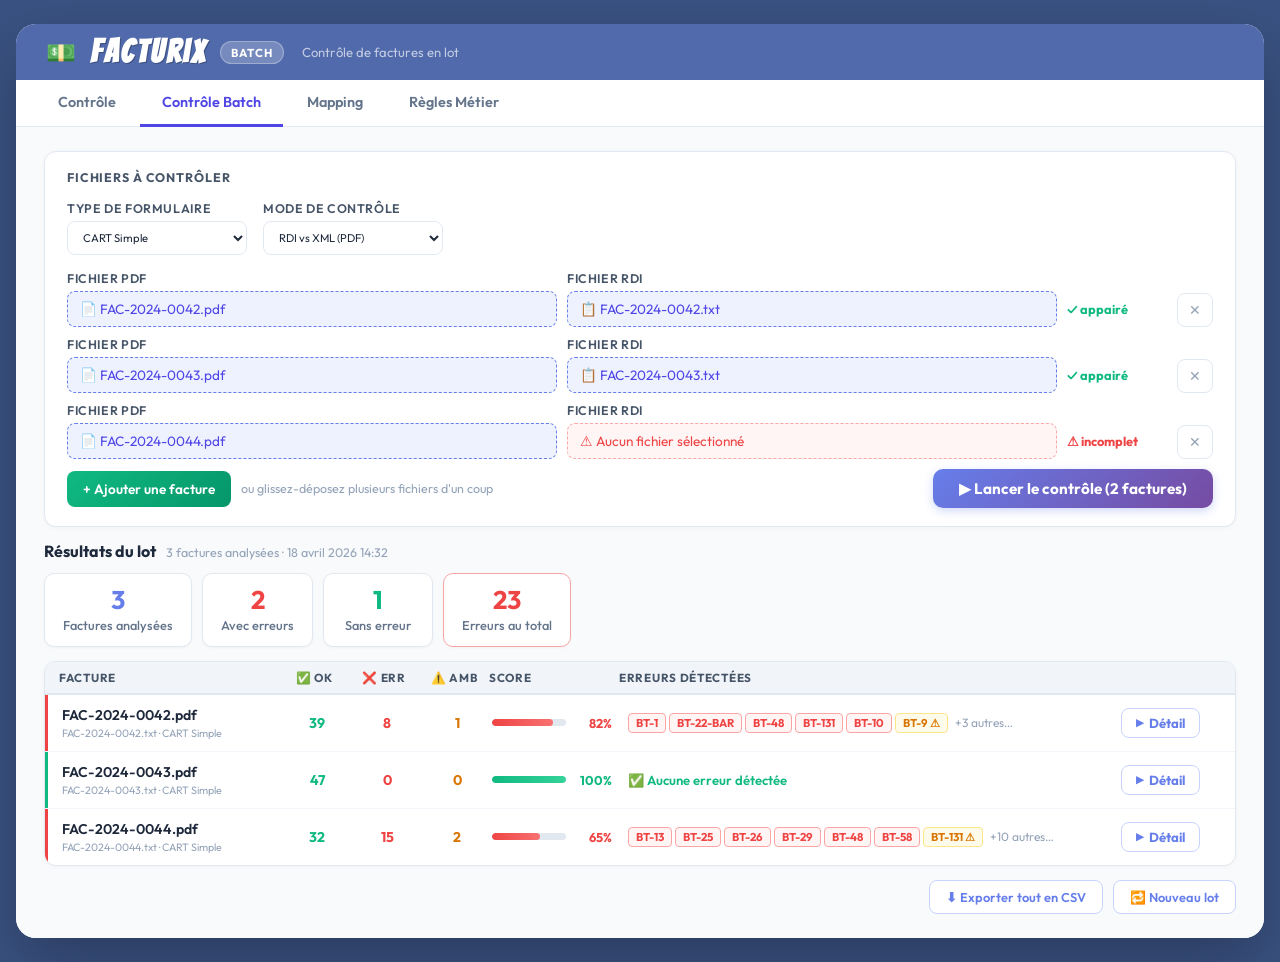
<file: maquette_batch.html>
<!DOCTYPE html>
<html lang="fr">
<head>
<meta charset="UTF-8">
<title>Facturix — Maquette Batch</title>
<link href="https://fonts.googleapis.com/css2?family=Outfit:wght@400;500;600;700&family=Bangers&display=swap" rel="stylesheet">
<style>
* { box-sizing: border-box; margin: 0; padding: 0; }
body { font-family: 'Outfit', Arial, sans-serif; background: #3a5282; min-height: 100vh; padding: 24px 16px; }

.container {
  max-width: 1300px;
  margin: 0 auto;
  background: #f8fafc;
  border-radius: 20px;
  overflow: hidden;
  box-shadow: 0 25px 60px rgba(0,0,0,0.25);
}

/* Header */
.header {
  background: #506aab;
  color: #fff;
  padding: 12px 30px;
  display: flex;
  align-items: center;
  gap: 14px;
}
.header h1 {
  font-family: 'Bangers', cursive;
  font-size: 2em;
  letter-spacing: 0.08em;
  text-shadow: 1px 1px 0 rgba(0,0,0,0.25);
  line-height: 1;
}
.header .badge {
  background: rgba(255,255,255,0.22);
  color: #fff;
  font-size: 0.72em;
  padding: 3px 10px;
  border-radius: 20px;
  font-weight: 700;
  letter-spacing: 1px;
  border: 1px solid rgba(255,255,255,0.3);
}
.header .sub { font-size: 0.82em; color: rgba(255,255,255,0.65); margin-left: 4px; }

/* Tabs */
.tabs {
  display: flex;
  background: #fff;
  border-bottom: 1px solid #e2e8f0;
  padding: 0 20px;
  gap: 2px;
}
.tab {
  padding: 13px 22px;
  cursor: pointer;
  border: none;
  background: transparent;
  font-weight: 600;
  font-size: 0.9em;
  color: #64748b;
  font-family: 'Outfit', Arial, sans-serif;
  border-bottom: 3px solid transparent;
  margin-bottom: -1px;
}
.tab.active { color: #4f46e5; border-bottom-color: #4f46e5; }

/* Content */
.content { padding: 24px 28px; background: #f8fafc; }

/* Section card */
.section {
  background: #fff;
  border-radius: 12px;
  padding: 18px 22px;
  margin-bottom: 14px;
  border: 1px solid #e2e8f0;
  box-shadow: 0 1px 4px rgba(0,0,0,0.04);
}
.section h2 {
  font-size: 0.78rem;
  font-weight: 700;
  color: #475569;
  text-transform: uppercase;
  letter-spacing: 0.07em;
  margin-bottom: 16px;
}

/* Upload rows */
.upload-row {
  display: grid;
  grid-template-columns: 1fr 1fr 100px 36px;
  gap: 10px;
  align-items: end;
  margin-bottom: 10px;
}
.upload-col label {
  display: block;
  font-size: 0.78em;
  font-weight: 600;
  color: #475569;
  text-transform: uppercase;
  letter-spacing: 0.05em;
  margin-bottom: 5px;
}
.file-fake {
  border: 1.5px dashed #c7d2fe;
  border-radius: 8px;
  padding: 8px 12px;
  color: #94a3b8;
  font-size: 0.85em;
  display: flex;
  align-items: center;
  gap: 8px;
  background: #f8fafc;
  cursor: pointer;
}
.file-fake.filled { border-color: #667eea; color: #4f46e5; background: #eef2ff; }
.file-fake.error  { border-color: #fca5a5; color: #ef4444; background: #fff5f5; }

.pair-status { font-size: 0.8em; font-weight: 700; padding-bottom: 10px; white-space: nowrap; }
.pair-status.ok  { color: #10b981; }
.pair-status.err { color: #ef4444; }

.btn-remove {
  background: #fff;
  color: #94a3b8;
  border: 1.5px solid #e2e8f0;
  border-radius: 8px;
  padding: 8px 10px;
  cursor: pointer;
  font-size: 0.85em;
  transition: all 0.15s;
}
.btn-remove:hover { background: #fff5f5; border-color: #fca5a5; color: #ef4444; }

.toolbar {
  display: flex;
  align-items: center;
  gap: 10px;
  margin-top: 6px;
  flex-wrap: wrap;
}
.toolbar .hint { font-size: 0.78em; color: #94a3b8; }

.btn-add {
  background: linear-gradient(135deg, #10b981, #059669);
  color: #fff;
  border: none;
  border-radius: 8px;
  padding: 9px 16px;
  font-size: 0.85em;
  font-weight: 600;
  cursor: pointer;
  font-family: 'Outfit', Arial, sans-serif;
}
.btn-launch {
  background: linear-gradient(135deg, #667eea, #764ba2);
  color: #fff;
  border: none;
  border-radius: 10px;
  padding: 10px 26px;
  font-size: 0.95em;
  font-weight: 700;
  cursor: pointer;
  font-family: 'Outfit', Arial, sans-serif;
  box-shadow: 0 3px 10px rgba(102,126,234,0.3);
  margin-left: auto;
}

.form-row {
  display: flex;
  gap: 16px;
  margin-bottom: 16px;
  flex-wrap: wrap;
}
.form-row label {
  font-size: 0.78em;
  font-weight: 600;
  color: #475569;
  text-transform: uppercase;
  letter-spacing: 0.05em;
  display: flex;
  flex-direction: column;
  gap: 5px;
}
.form-row select {
  padding: 8px 11px;
  border: 1.5px solid #e2e8f0;
  border-radius: 8px;
  font-size: 0.9em;
  font-family: 'Outfit', Arial, sans-serif;
  color: #1e293b;
  background: #fff;
  min-width: 180px;
}

/* Stats globales */
.stats-row {
  display: flex;
  gap: 10px;
  margin-bottom: 14px;
  flex-wrap: wrap;
}
.stat-card {
  background: #fff;
  padding: 13px 18px;
  border-radius: 10px;
  text-align: center;
  border: 1px solid #e2e8f0;
  font-size: 0.8em;
  color: #64748b;
  font-weight: 500;
  box-shadow: 0 1px 3px rgba(0,0,0,0.04);
  min-width: 110px;
}
.stat-card .stat-value { font-size: 2em; font-weight: 700; line-height: 1; display: block; margin-bottom: 4px; }
.stat-card.ok .stat-value  { color: #10b981; }
.stat-card.err .stat-value { color: #ef4444; }
.stat-card.amb .stat-value { color: #d97706; }
.stat-card.tot .stat-value { color: #667eea; }

/* Résultats en-tête */
.results-title {
  font-size: 1em;
  font-weight: 700;
  color: #1e293b;
  margin-bottom: 12px;
  display: flex;
  align-items: baseline;
  gap: 10px;
}
.results-title .sub { font-size: 0.78em; color: #94a3b8; font-weight: 400; }

/* Batch table */
.batch-wrap {
  background: #fff;
  border-radius: 12px;
  border: 1px solid #e2e8f0;
  overflow: hidden;
  box-shadow: 0 1px 4px rgba(0,0,0,0.04);
  margin-bottom: 14px;
}
.batch-thead {
  display: grid;
  grid-template-columns: 220px 70px 70px 70px 130px 1fr 100px;
  background: #f1f5f9;
  border-bottom: 2px solid #e2e8f0;
  padding: 8px 14px;
  gap: 0;
}
.batch-thead span {
  font-size: 0.73em;
  font-weight: 700;
  color: #475569;
  text-transform: uppercase;
  letter-spacing: 0.06em;
}
.batch-thead span.center { text-align: center; }

/* Ligne invoice */
.invoice-row { border-bottom: 1px solid #f1f5f9; }
.invoice-row:last-child { border-bottom: none; }

.inv-main {
  display: grid;
  grid-template-columns: 220px 70px 70px 70px 130px 1fr 100px;
  align-items: center;
  padding: 11px 14px;
  gap: 0;
  transition: background 0.15s;
  cursor: default;
}
.inv-main:hover { background: #f8fafc; }
.inv-main.has-err { border-left: 3px solid #ef4444; }
.inv-main.all-ok  { border-left: 3px solid #10b981; }

.inv-name { font-weight: 600; font-size: 0.88em; color: #1e293b; }
.inv-name .sub { display: block; font-weight: 400; font-size: 0.76em; color: #94a3b8; margin-top: 2px; }

.sc { text-align: center; font-size: 0.88em; font-weight: 700; }
.sc.ok  { color: #10b981; }
.sc.err { color: #ef4444; }
.sc.amb { color: #d97706; }

/* Barre score */
.pct-wrap { display: flex; align-items: center; gap: 8px; padding-right: 10px; }
.pct-track { flex: 1; height: 7px; background: #e2e8f0; border-radius: 999px; overflow: hidden; }
.pct-fill { height: 100%; border-radius: 999px; }
.pct-fill.good { background: linear-gradient(90deg,#10b981,#34d399); }
.pct-fill.mid  { background: linear-gradient(90deg,#f59e0b,#fbbf24); }
.pct-fill.bad  { background: linear-gradient(90deg,#ef4444,#f87171); }
.pct-lbl { font-size: 0.8em; font-weight: 700; min-width: 38px; text-align: right; }
.pct-lbl.good { color: #10b981; }
.pct-lbl.mid  { color: #d97706; }
.pct-lbl.bad  { color: #ef4444; }

/* Tags erreur inline */
.err-tags { padding: 0 6px; display: flex; align-items: center; flex-wrap: wrap; gap: 3px; }
.etag {
  display: inline-block;
  background: #fff5f5;
  color: #ef4444;
  border: 1px solid #fca5a5;
  font-size: 0.71em;
  padding: 2px 7px;
  border-radius: 4px;
  font-weight: 700;
}
.etag.amb {
  background: #fffbeb;
  color: #d97706;
  border-color: #fde68a;
}
.etag-more {
  font-size: 0.75em;
  color: #94a3b8;
  cursor: pointer;
  padding: 2px 4px;
  border-radius: 4px;
  transition: color 0.15s;
}
.etag-more:hover { color: #667eea; }
.ok-label { font-size: 0.82em; color: #10b981; font-weight: 600; padding: 0 6px; }

/* Bouton détail */
.btn-detail {
  background: #fff;
  color: #667eea;
  border: 1.5px solid #c7d2fe;
  border-radius: 8px;
  padding: 6px 14px;
  cursor: pointer;
  font-size: 0.82em;
  font-weight: 700;
  font-family: 'Outfit', Arial, sans-serif;
  display: flex;
  align-items: center;
  gap: 5px;
  transition: all 0.15s;
  white-space: nowrap;
}
.btn-detail:hover { background: #eef2ff; border-color: #818cf8; }
.btn-detail.open  { background: #eef2ff; border-color: #667eea; color: #4f46e5; }
.btn-detail .arrow { display: inline-block; transition: transform 0.2s; font-size: 0.8em; }
.btn-detail.open .arrow { transform: rotate(90deg); }

/* Zone détail */
.detail-zone {
  display: none;
  background: #f8fafc;
  border-top: 1px solid #e2e8f0;
  padding: 18px 22px;
}
.detail-zone.open { display: block; }

.detail-actions {
  display: flex;
  gap: 8px;
  margin-bottom: 14px;
  align-items: center;
  flex-wrap: wrap;
}
.btn-secondary {
  background: #fff;
  color: #667eea;
  padding: 6px 13px;
  border: 1.5px solid #c7d2fe;
  border-radius: 8px;
  cursor: pointer;
  font-weight: 600;
  font-size: 0.8em;
  font-family: 'Outfit', Arial, sans-serif;
  transition: all 0.15s;
}
.btn-secondary:hover { background: #eef2ff; border-color: #818cf8; }
.detail-actions .lbl { font-size: 0.78em; color: #94a3b8; margin-left: auto; }

/* Catégorie dans le détail */
.detail-cat {
  background: #fff;
  border-radius: 10px;
  border: 1px solid #e2e8f0;
  overflow: hidden;
  margin-bottom: 9px;
  box-shadow: 0 1px 3px rgba(0,0,0,0.03);
}
.detail-cat-hdr {
  background: linear-gradient(135deg, #1e1b4b, #4338ca);
  color: #fff;
  padding: 10px 16px;
  display: flex;
  justify-content: space-between;
  font-weight: 700;
  font-size: 0.85em;
  letter-spacing: 0.02em;
}
.detail-cat-hdr.err { background: linear-gradient(135deg, #7b1e1e, #b91c1c); }
.detail-cat-hdr.ok  { background: linear-gradient(135deg, #14532d, #15803d); }

.detail-table { width: 100%; border-collapse: collapse; font-size: 0.82em; }
.detail-table th {
  background: #f1f5f9;
  color: #475569;
  padding: 6px 10px;
  text-align: left;
  font-weight: 700;
  font-size: 0.76em;
  text-transform: uppercase;
  letter-spacing: 0.05em;
  border-bottom: 2px solid #e2e8f0;
}
.detail-table td { padding: 6px 10px; border-bottom: 1px solid #f1f5f9; color: #1e293b; vertical-align: middle; }
.detail-table tr:last-child td { border-bottom: none; }
.detail-table tr.err-row { background: #fff5f5; }
.st-ok  { color: #10b981; }
.st-err { color: #ef4444; }
.st-ign { color: #94a3b8; }
.bt-oblig { border: 1.5px solid #ef4444; border-radius: 5px; padding: 2px 5px; color: #ef4444; font-size: 0.82em; font-weight: 700; }

.all-ok-msg { padding: 14px 16px; color: #10b981; font-size: 0.85em; font-weight: 600; }

/* Actions bas */
.bottom-actions { display: flex; gap: 10px; justify-content: flex-end; margin-top: 4px; }
</style>
</head>
<body>
<div class="container">

  <!-- Header -->
  <div class="header">
    <span style="font-size:1.5em">💵</span>
    <h1>Facturix</h1>
    <span class="badge">BATCH</span>
    <span class="sub">Contrôle de factures en lot</span>
  </div>

  <!-- Tabs -->
  <div class="tabs">
    <button class="tab">Contrôle</button>
    <button class="tab active">Contrôle Batch</button>
    <button class="tab">Mapping</button>
    <button class="tab">Règles Métier</button>
  </div>

  <div class="content">

    <!-- ── Upload ── -->
    <div class="section">
      <h2>Fichiers à contrôler</h2>

      <div class="form-row">
        <label>
          Type de formulaire
          <select><option>CART Simple</option><option>CART Groupée</option><option>Ventes Diverses</option></select>
        </label>
        <label>
          Mode de contrôle
          <select><option>RDI vs XML (PDF)</option><option>XML / PDF seul</option><option>CII direct</option></select>
        </label>
      </div>

      <!-- Paire 1 — ok -->
      <div class="upload-row">
        <div class="upload-col">
          <label>Fichier PDF</label>
          <div class="file-fake filled">📄 FAC-2024-0042.pdf</div>
        </div>
        <div class="upload-col">
          <label>Fichier RDI</label>
          <div class="file-fake filled">📋 FAC-2024-0042.txt</div>
        </div>
        <div class="pair-status ok">✓ appairé</div>
        <button class="btn-remove">✕</button>
      </div>

      <!-- Paire 2 — ok -->
      <div class="upload-row">
        <div class="upload-col">
          <label>Fichier PDF</label>
          <div class="file-fake filled">📄 FAC-2024-0043.pdf</div>
        </div>
        <div class="upload-col">
          <label>Fichier RDI</label>
          <div class="file-fake filled">📋 FAC-2024-0043.txt</div>
        </div>
        <div class="pair-status ok">✓ appairé</div>
        <button class="btn-remove">✕</button>
      </div>

      <!-- Paire 3 — incomplète -->
      <div class="upload-row">
        <div class="upload-col">
          <label>Fichier PDF</label>
          <div class="file-fake filled">📄 FAC-2024-0044.pdf</div>
        </div>
        <div class="upload-col">
          <label>Fichier RDI</label>
          <div class="file-fake error">⚠ Aucun fichier sélectionné</div>
        </div>
        <div class="pair-status err">⚠ incomplet</div>
        <button class="btn-remove">✕</button>
      </div>

      <div class="toolbar">
        <button class="btn-add">+ Ajouter une facture</button>
        <span class="hint">ou glissez-déposez plusieurs fichiers d'un coup</span>
        <button class="btn-launch">▶ Lancer le contrôle (2 factures)</button>
      </div>
    </div>

    <!-- ── Résultats ── -->
    <div class="results-title">
      Résultats du lot
      <span class="sub">3 factures analysées · 18 avril 2026 14:32</span>
    </div>

    <!-- Stats globales -->
    <div class="stats-row">
      <div class="stat-card tot"><span class="stat-value">3</span>Factures analysées</div>
      <div class="stat-card err"><span class="stat-value">2</span>Avec erreurs</div>
      <div class="stat-card ok"><span class="stat-value">1</span>Sans erreur</div>
      <div class="stat-card" style="border-color:#fca5a5">
        <span class="stat-value" style="color:#ef4444">23</span>Erreurs au total
      </div>
    </div>

    <!-- Tableau batch -->
    <div class="batch-wrap">
      <div class="batch-thead">
        <span>Facture</span>
        <span class="center">✅ OK</span>
        <span class="center">❌ ERR</span>
        <span class="center">⚠️ AMB</span>
        <span>Score</span>
        <span>Erreurs détectées</span>
        <span></span>
      </div>

      <!-- ── Facture 1 — erreurs ── -->
      <div class="invoice-row">
        <div class="inv-main has-err">
          <div>
            <div class="inv-name">FAC-2024-0042.pdf<span class="sub">FAC-2024-0042.txt · CART Simple</span></div>
          </div>
          <div class="sc ok">39</div>
          <div class="sc err">8</div>
          <div class="sc amb">1</div>
          <div class="pct-wrap">
            <div class="pct-track"><div class="pct-fill bad" style="width:82%"></div></div>
            <div class="pct-lbl bad">82%</div>
          </div>
          <div class="err-tags">
            <span class="etag">BT-1</span>
            <span class="etag">BT-22-BAR</span>
            <span class="etag">BT-48</span>
            <span class="etag">BT-131</span>
            <span class="etag">BT-10</span>
            <span class="etag amb">BT-9 ⚠</span>
            <span class="etag-more" onclick="toggleDetail('a')">+3 autres…</span>
          </div>
          <div>
            <button class="btn-detail" id="btn-a" onclick="toggleDetail('a')">
              <span class="arrow">▶</span> Détail
            </button>
          </div>
        </div>
        <!-- Détail -->
        <div class="detail-zone" id="zone-a">
          <div class="detail-actions">
            <button class="btn-secondary">Tout déplier</button>
            <button class="btn-secondary">Tout replier</button>
            <button class="btn-secondary">⬇ Exporter CSV</button>
            <span class="lbl">FAC-2024-0042.pdf · 48 champs contrôlés</span>
          </div>

          <div class="detail-cat">
            <div class="detail-cat-hdr err">
              <span>INFORMATIONS GÉNÉRALES DE LA FACTURE</span>
              <span>12 champs | OK: 4 | Err: 8</span>
            </div>
            <table class="detail-table">
              <thead><tr>
                <th style="width:28px"></th>
                <th>BT</th>
                <th>Libellé</th>
                <th>Règles testées</th>
                <th>RDI</th>
                <th>XML</th>
                <th>Détail erreur</th>
              </tr></thead>
              <tbody>
                <tr>
                  <td class="st-ok">✅</td>
                  <td><strong>BT-2</strong></td>
                  <td>Date de la facture</td>
                  <td><small>Format date, obligatoire</small></td>
                  <td>20240315</td><td>2024-03-15</td>
                  <td style="color:#94a3b8">RAS</td>
                </tr>
                <tr class="err-row">
                  <td class="st-err">❌</td>
                  <td><strong><span class="bt-oblig">BT-1</span></strong></td>
                  <td>Numéro de la facture</td>
                  <td><small>Obligatoire, correspondance RDI↔XML</small></td>
                  <td>FAC-0042</td><td>FAC-42</td>
                  <td style="color:#ef4444">Valeur RDI ≠ XML</td>
                </tr>
                <tr class="err-row">
                  <td class="st-err">❌</td>
                  <td><strong><span class="bt-oblig">BT-22-BAR</span></strong></td>
                  <td>Traitement attendu</td>
                  <td><small>Obligatoire, valeur dans [B2B, B2G, B2BINT]</small></td>
                  <td>B2B</td><td>(vide)</td>
                  <td style="color:#ef4444">XML manquant</td>
                </tr>
                <tr>
                  <td class="st-ok">✅</td>
                  <td><strong>BT-3</strong></td>
                  <td>Code type de facture</td>
                  <td><small>Obligatoire</small></td>
                  <td>380</td><td>380</td>
                  <td style="color:#94a3b8">RAS</td>
                </tr>
                <tr>
                  <td class="st-ign">⏸</td>
                  <td>BT-5</td>
                  <td>Code devise</td>
                  <td><small>Ignoré</small></td>
                  <td>EUR</td><td>EUR</td>
                  <td style="color:#94a3b8">—</td>
                </tr>
              </tbody>
            </table>
          </div>

          <div class="detail-cat">
            <div class="detail-cat-hdr ok">
              <span>INFORMATIONS VENDEUR (RTE)</span>
              <span>10 champs | OK: 10 | Err: 0</span>
            </div>
            <div class="all-ok-msg">✅ Tous les champs sont conformes</div>
          </div>
        </div>
      </div>

      <!-- ── Facture 2 — OK ── -->
      <div class="invoice-row">
        <div class="inv-main all-ok">
          <div>
            <div class="inv-name">FAC-2024-0043.pdf<span class="sub">FAC-2024-0043.txt · CART Simple</span></div>
          </div>
          <div class="sc ok">47</div>
          <div class="sc err">0</div>
          <div class="sc amb">0</div>
          <div class="pct-wrap">
            <div class="pct-track"><div class="pct-fill good" style="width:100%"></div></div>
            <div class="pct-lbl good">100%</div>
          </div>
          <div class="ok-label">✅ Aucune erreur détectée</div>
          <div>
            <button class="btn-detail" id="btn-b" onclick="toggleDetail('b')">
              <span class="arrow">▶</span> Détail
            </button>
          </div>
        </div>
        <div class="detail-zone" id="zone-b">
          <div style="padding:10px 4px;color:#64748b;font-size:0.85em;font-style:italic">
            Tous les champs sont conformes (47/47). Cliquez "Tout déplier" pour voir le détail complet.
          </div>
        </div>
      </div>

      <!-- ── Facture 3 — beaucoup d'erreurs ── -->
      <div class="invoice-row">
        <div class="inv-main has-err">
          <div>
            <div class="inv-name">FAC-2024-0044.pdf<span class="sub">FAC-2024-0044.txt · CART Simple</span></div>
          </div>
          <div class="sc ok">32</div>
          <div class="sc err">15</div>
          <div class="sc amb">2</div>
          <div class="pct-wrap">
            <div class="pct-track"><div class="pct-fill bad" style="width:65%"></div></div>
            <div class="pct-lbl bad">65%</div>
          </div>
          <div class="err-tags">
            <span class="etag">BT-13</span>
            <span class="etag">BT-25</span>
            <span class="etag">BT-26</span>
            <span class="etag">BT-29</span>
            <span class="etag">BT-48</span>
            <span class="etag">BT-58</span>
            <span class="etag amb">BT-131 ⚠</span>
            <span class="etag-more" onclick="toggleDetail('c')">+10 autres…</span>
          </div>
          <div>
            <button class="btn-detail" id="btn-c" onclick="toggleDetail('c')">
              <span class="arrow">▶</span> Détail
            </button>
          </div>
        </div>
        <div class="detail-zone" id="zone-c">
          <div style="padding:10px 4px;color:#64748b;font-size:0.85em;font-style:italic">
            [Rendu complet des catégories — identique à la vue actuelle de Facturix]
          </div>
        </div>
      </div>

    </div><!-- /batch-wrap -->

    <div class="bottom-actions">
      <button class="btn-secondary" style="padding:8px 16px">⬇ Exporter tout en CSV</button>
      <button class="btn-secondary" style="padding:8px 16px">🔁 Nouveau lot</button>
    </div>

  </div><!-- /content -->
</div><!-- /container -->

<script>
function toggleDetail(id) {
  var zone = document.getElementById('zone-' + id);
  var btn  = document.getElementById('btn-' + id);
  var open = zone.classList.contains('open');
  if (open) { zone.classList.remove('open'); btn.classList.remove('open'); }
  else       { zone.classList.add('open');   btn.classList.add('open'); }
}
</script>
</body>
</html>
</file>
